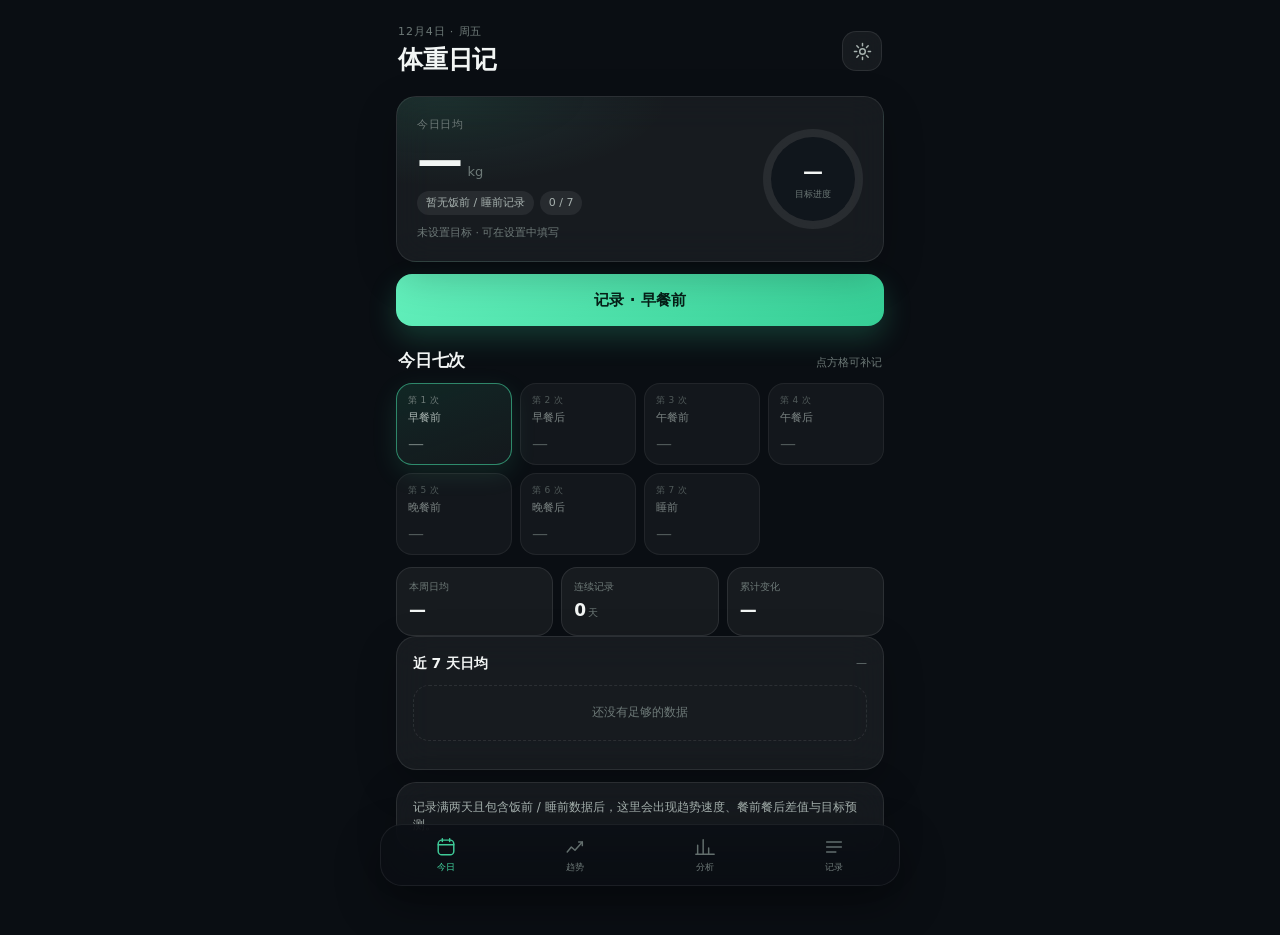
<file: index.html>
<!doctype html>
<html lang="zh-CN">
<head>
  <meta charset="utf-8">
  <meta name="viewport" content="width=device-width, initial-scale=1">
  <meta http-equiv="refresh" content="0; url=./iosweight/">
  <title>体重日记</title>
  <style>
    html, body { height: 100%; margin: 0; background: #0A0E13; }
    body { display: flex; align-items: center; justify-content: center; font-family: -apple-system, "PingFang SC", sans-serif; }
    a { color: #46E0A8; text-decoration: none; font-size: 14px; }
  </style>
</head>
<body>
  <a href="./iosweight/">正在打开体重日记…</a>
</body>
</html>
</file>
<file: iosweight/styles.css>
:root {
  --bg: #0A0E13;
  --card: rgba(255, 255, 255, 0.055);
  --card-strong: rgba(255, 255, 255, 0.085);
  --stroke: rgba(255, 255, 255, 0.09);
  --text: #F2F5F4;
  --secondary: #A7B2AF;
  --tertiary: #6E7A78;
  --mint: #46E0A8;
  --mint-dim: rgba(70, 224, 168, 0.14);
  --coral: #FF7A7A;
  --amber: #FFD27A;
  --violet: #C6A8FF;
  --blue: #7BC8FF;
  --orange: #FFA26B;
  --pink: #FF8FA3;
  --ink: #062018;
  --radius: 20px;
  --nav-h: 62px;
  --safe-bottom: env(safe-area-inset-bottom, 0px);
  --safe-top: env(safe-area-inset-top, 0px);
}

* {
  box-sizing: border-box;
  -webkit-tap-highlight-color: transparent;
}

html, body {
  margin: 0;
  padding: 0;
  background: var(--bg);
  color: var(--text);
}

body {
  font-family: -apple-system, BlinkMacSystemFont, "SF Pro Text", "PingFang SC",
    "Noto Sans SC", "Microsoft YaHei", system-ui, sans-serif;
  font-size: 15px;
  line-height: 1.45;
  -webkit-font-smoothing: antialiased;
  overflow-x: hidden;
  min-height: 100dvh;
}

.ambient {
  position: fixed;
  inset: 0;
  pointer-events: none;
  z-index: -1;
  background:
    radial-gradient(60% 34% at 12% -6%, rgba(70, 224, 168, 0.13), transparent 70%),
    radial-gradient(52% 30% at 96% 8%, rgba(198, 168, 255, 0.10), transparent 72%),
    radial-gradient(70% 40% at 50% 108%, rgba(70, 224, 168, 0.055), transparent 70%);
}

.app {
  max-width: 520px;
  margin: 0 auto;
  padding: calc(18px + var(--safe-top)) 16px calc(var(--nav-h) + var(--safe-bottom) + 22px);
}

.app-header {
  display: flex;
  align-items: center;
  justify-content: space-between;
  padding: 6px 2px 18px;
}

.eyebrow {
  font-size: 11px;
  color: var(--tertiary);
  letter-spacing: 0.08em;
}

h1, h2, h3 {
  margin: 0;
  font-weight: 600;
  letter-spacing: -0.01em;
}

h1 {
  margin-top: 2px;
  font-size: 25px;
}

h2 {
  font-size: 17px;
}

h3 {
  font-size: 14px;
}

.icon-btn {
  width: 40px;
  height: 40px;
  border: 1px solid var(--stroke);
  border-radius: 14px;
  background: var(--card);
  color: var(--secondary);
  display: inline-flex;
  align-items: center;
  justify-content: center;
  cursor: pointer;
  backdrop-filter: blur(12px);
  -webkit-backdrop-filter: blur(12px);
}

.icon-btn:active {
  background: var(--card-strong);
}

.page {
  display: none;
}

.page.active {
  display: block;
  animation: pageIn 0.28s ease;
}

@keyframes pageIn {
  from { opacity: 0; transform: translateY(6px); }
  to { opacity: 1; transform: translateY(0); }
}

.card {
  background: var(--card);
  border: 1px solid var(--stroke);
  border-radius: var(--radius);
  padding: 16px;
  backdrop-filter: blur(18px);
  -webkit-backdrop-filter: blur(18px);
  box-shadow: 0 14px 40px rgba(0, 0, 0, 0.22);
}

.card + .card {
  margin-top: 12px;
}

.card-head {
  display: flex;
  align-items: center;
  justify-content: space-between;
  margin-bottom: 12px;
  gap: 10px;
}

.card-head span {
  font-size: 11px;
  color: var(--tertiary);
}

.page-head {
  display: flex;
  align-items: baseline;
  justify-content: space-between;
  margin: 4px 2px 14px;
}

.page-head h2 {
  font-size: 21px;
}

.page-head span {
  font-size: 11px;
  color: var(--tertiary);
}

.label {
  font-size: 11px;
  color: var(--tertiary);
  letter-spacing: 0.06em;
}

/* ---------- 今日 ---------- */

.hero {
  display: flex;
  align-items: center;
  justify-content: space-between;
  gap: 12px;
  padding: 20px;
  background:
    radial-gradient(80% 90% at 8% 0%, rgba(70, 224, 168, 0.10), transparent 60%),
    var(--card);
}

.hero-main {
  min-width: 0;
}

.hero-value {
  display: flex;
  align-items: baseline;
  gap: 6px;
  margin: 4px 0 8px;
}

.hero-value span:first-child {
  font-size: 46px;
  font-weight: 650;
  letter-spacing: -0.035em;
  line-height: 1;
  font-variant-numeric: tabular-nums;
}

.unit {
  font-size: 13px;
  color: var(--tertiary);
}

.hero-meta {
  display: flex;
  flex-wrap: wrap;
  gap: 6px;
}

.pill {
  display: inline-flex;
  align-items: center;
  height: 24px;
  padding: 0 9px;
  border-radius: 999px;
  background: rgba(255, 255, 255, 0.07);
  font-size: 11px;
  color: var(--secondary);
  font-variant-numeric: tabular-nums;
}

.pill.down {
  background: var(--mint-dim);
  color: var(--mint);
}

.pill.up {
  background: rgba(255, 122, 122, 0.13);
  color: var(--coral);
}

.hero-target {
  margin-top: 10px;
  font-size: 11px;
  color: var(--tertiary);
}

.ring {
  flex: 0 0 100px;
  width: 100px;
  height: 100px;
  border-radius: 50%;
  background: conic-gradient(var(--mint) calc(var(--p, 0) * 1%), rgba(255, 255, 255, 0.075) 0);
  padding: 8px;
  transition: background 0.4s ease;
}

.ring-inner {
  width: 100%;
  height: 100%;
  border-radius: 50%;
  background: #10161C;
  display: flex;
  flex-direction: column;
  align-items: center;
  justify-content: center;
  gap: 2px;
}

.ring-inner b {
  font-size: 20px;
  font-variant-numeric: tabular-nums;
}

.ring-inner small {
  font-size: 9px;
  color: var(--tertiary);
}

.primary {
  border: 0;
  border-radius: 16px;
  background: linear-gradient(135deg, #63F0BC, #35CE95);
  color: var(--ink);
  font-family: inherit;
  font-size: 15px;
  font-weight: 650;
  height: 52px;
  cursor: pointer;
  box-shadow: 0 12px 28px rgba(54, 210, 154, 0.22);
}

.primary:active {
  transform: translateY(1px) scale(0.995);
  filter: brightness(0.97);
}

.primary:disabled {
  opacity: 0.55;
  box-shadow: none;
}

.record-btn {
  width: 100%;
  margin-top: 12px;
}

.section-head {
  display: flex;
  align-items: baseline;
  justify-content: space-between;
  margin: 22px 2px 10px;
}

.section-head span {
  font-size: 11px;
  color: var(--tertiary);
}

.slot-grid {
  display: grid;
  grid-template-columns: repeat(4, minmax(0, 1fr));
  gap: 8px;
}

.slot-tile {
  border: 1px solid var(--stroke);
  border-radius: 16px;
  background: var(--card);
  padding: 10px 11px 11px;
  text-align: left;
  color: var(--text);
  font-family: inherit;
  cursor: pointer;
  min-height: 82px;
  display: flex;
  flex-direction: column;
  gap: 3px;
  transition: border-color 0.2s ease, background 0.2s ease;
}

.slot-tile .tile-index {
  font-size: 9px;
  color: var(--tertiary);
  letter-spacing: 0.04em;
}

.slot-tile .tile-name {
  font-size: 11px;
  color: var(--secondary);
}

.slot-tile .tile-value {
  margin-top: auto;
  font-size: 19px;
  font-weight: 630;
  font-variant-numeric: tabular-nums;
}

.slot-tile .tile-value.empty {
  color: var(--tertiary);
  font-size: 16px;
  font-weight: 500;
}

.slot-tile.is-empty {
  opacity: 0.7;
}

.slot-tile.is-next {
  border-color: rgba(70, 224, 168, 0.55);
  background: linear-gradient(160deg, rgba(70, 224, 168, 0.12), rgba(255, 255, 255, 0.045));
  opacity: 1;
  box-shadow: 0 8px 26px rgba(70, 224, 168, 0.12);
}

.slot-tile:active {
  background: var(--card-strong);
}

.stat-row {
  display: grid;
  grid-template-columns: repeat(3, minmax(0, 1fr));
  gap: 8px;
  margin-top: 12px;
}

.stat {
  border: 1px solid var(--stroke);
  border-radius: 16px;
  background: var(--card);
  padding: 12px;
}

.stat .stat-label {
  font-size: 10px;
  color: var(--tertiary);
}

.stat .stat-value {
  margin-top: 4px;
  font-size: 17px;
  font-weight: 620;
  font-variant-numeric: tabular-nums;
  white-space: nowrap;
}

.stat .stat-value.down { color: var(--mint); }
.stat .stat-value.up { color: var(--coral); }

.stat .stat-value small {
  font-size: 10px;
  color: var(--tertiary);
  font-weight: 400;
  margin-left: 2px;
}

.spark {
  height: 64px;
}

.spark-labels {
  display: flex;
  justify-content: space-between;
  margin-top: 4px;
  font-size: 9px;
  color: var(--tertiary);
}

.insight-card {
  margin-top: 12px;
}

.insight-card p {
  margin: 0;
  font-size: 12px;
  color: var(--secondary);
}

.insight-card p + p {
  margin-top: 6px;
}

.insight-card b {
  color: var(--mint);
  font-weight: 600;
}

/* ---------- 趋势 ---------- */

.chips {
  display: flex;
  gap: 6px;
  overflow-x: auto;
  padding-bottom: 2px;
  scrollbar-width: none;
}

.chips::-webkit-scrollbar {
  display: none;
}

.chip {
  flex: 0 0 auto;
  border: 1px solid var(--stroke);
  border-radius: 999px;
  background: rgba(255, 255, 255, 0.04);
  color: var(--secondary);
  font-family: inherit;
  font-size: 11px;
  padding: 7px 12px;
  cursor: pointer;
  white-space: nowrap;
}

.chip.active {
  background: var(--mint-dim);
  border-color: rgba(70, 224, 168, 0.4);
  color: var(--mint);
  font-weight: 600;
}

.chip:disabled {
  opacity: 0.4;
}

.segmented {
  display: flex;
  padding: 3px;
  border-radius: 12px;
  background: rgba(255, 255, 255, 0.045);
  border: 1px solid var(--stroke);
  margin-top: 10px;
}

.segmented button {
  flex: 1;
  height: 34px;
  border: 0;
  border-radius: 9px;
  background: transparent;
  color: var(--tertiary);
  font-family: inherit;
  font-size: 12px;
  cursor: pointer;
}

.segmented button.active {
  background: rgba(70, 224, 168, 0.16);
  color: var(--mint);
  font-weight: 600;
}

.legend {
  display: flex;
  flex-wrap: wrap;
  gap: 6px;
  margin: 10px 0 0;
  min-height: 0;
}

.legend button {
  display: inline-flex;
  align-items: center;
  gap: 6px;
  border: 1px solid transparent;
  border-radius: 999px;
  background: rgba(255, 255, 255, 0.04);
  color: var(--secondary);
  font-family: inherit;
  font-size: 10px;
  padding: 5px 9px;
  cursor: pointer;
}

.legend button i {
  width: 7px;
  height: 7px;
  border-radius: 50%;
  display: inline-block;
}

.legend button.off {
  opacity: 0.36;
  text-decoration: line-through;
}

.chart-card {
  margin-top: 12px;
}

.chart-wrap {
  position: relative;
  width: 100%;
  height: 240px;
}

.chart-wrap.short {
  height: 180px;
}

.chart-wrap canvas {
  width: 100%;
  height: 100%;
  display: block;
  touch-action: pan-y;
}

.weekly {
  height: 100%;
}

.chart-hint {
  margin-top: 8px;
  font-size: 9px;
  color: var(--tertiary);
  text-align: center;
}

.chart-empty {
  position: absolute;
  inset: 0;
  display: flex;
  align-items: center;
  justify-content: center;
  font-size: 12px;
  color: var(--tertiary);
  background: rgba(10, 14, 19, 0.35);
  border-radius: 12px;
}

.chart-tooltip {
  position: absolute;
  z-index: 3;
  min-width: 118px;
  padding: 9px 11px;
  border-radius: 12px;
  background: rgba(8, 12, 16, 0.92);
  border: 1px solid rgba(255, 255, 255, 0.12);
  box-shadow: 0 14px 34px rgba(0, 0, 0, 0.45);
  backdrop-filter: blur(10px);
  -webkit-backdrop-filter: blur(10px);
  pointer-events: none;
  transform: translateX(-50%);
}

.chart-tooltip .tt-date {
  font-size: 10px;
  color: var(--tertiary);
  margin-bottom: 6px;
  white-space: nowrap;
}

.chart-tooltip .tt-row {
  display: flex;
  align-items: center;
  gap: 6px;
  font-size: 11px;
  margin: 3px 0;
  white-space: nowrap;
}

.chart-tooltip .tt-row i {
  width: 6px;
  height: 6px;
  border-radius: 50%;
  flex: 0 0 6px;
}

.chart-tooltip .tt-row span {
  color: var(--secondary);
  flex: 1;
}

.chart-tooltip .tt-row b {
  font-variant-numeric: tabular-nums;
  font-weight: 600;
}

.chart-tooltip .tt-avg {
  margin-top: 6px;
  padding-top: 6px;
  border-top: 1px solid rgba(255, 255, 255, 0.09);
  font-size: 10px;
  color: var(--mint);
  white-space: nowrap;
}

.hidden {
  display: none !important;
}

/* ---------- 分析 ---------- */

.metric-grid {
  display: grid;
  grid-template-columns: repeat(2, minmax(0, 1fr));
  gap: 8px;
}

.metric {
  border: 1px solid var(--stroke);
  border-radius: 16px;
  background: var(--card);
  padding: 13px;
  backdrop-filter: blur(16px);
  -webkit-backdrop-filter: blur(16px);
}

.metric .m-label {
  font-size: 10px;
  color: var(--tertiary);
  display: flex;
  align-items: center;
  gap: 4px;
}

.metric .m-value {
  margin-top: 6px;
  font-size: 20px;
  font-weight: 640;
  letter-spacing: -0.02em;
  font-variant-numeric: tabular-nums;
}

.metric .m-value small {
  font-size: 10px;
  color: var(--tertiary);
  font-weight: 400;
  margin-left: 2px;
}

.metric .m-note {
  margin-top: 3px;
  font-size: 10px;
  color: var(--secondary);
  overflow: hidden;
  text-overflow: ellipsis;
  white-space: nowrap;
}

.metric.down .m-value { color: var(--mint); }
.metric.up .m-value { color: var(--coral); }

.slot-avg {
  display: flex;
  flex-direction: column;
  gap: 11px;
}

.slot-avg-row {
  display: grid;
  grid-template-columns: 46px 1fr 54px;
  align-items: center;
  gap: 8px;
  font-size: 11px;
}

.slot-avg-row .name {
  color: var(--secondary);
}

.slot-avg-row .bar {
  height: 8px;
  border-radius: 999px;
  background: rgba(255, 255, 255, 0.06);
  overflow: hidden;
}

.slot-avg-row .bar i {
  display: block;
  height: 100%;
  border-radius: 999px;
  transition: width 0.4s ease;
}

.slot-avg-row .val {
  text-align: right;
  font-variant-numeric: tabular-nums;
  color: var(--text);
}

.slot-avg-row .val.muted {
  color: var(--tertiary);
}

/* ---------- 热力图 ---------- */

.month-nav {
  display: flex;
  align-items: center;
  gap: 6px;
}

.month-nav button {
  width: 28px;
  height: 28px;
  border: 1px solid var(--stroke);
  border-radius: 9px;
  background: rgba(255, 255, 255, 0.04);
  color: var(--secondary);
  font-size: 16px;
  line-height: 1;
  cursor: pointer;
  font-family: inherit;
}

.month-nav span {
  font-size: 11px;
  color: var(--secondary);
  min-width: 72px;
  text-align: center;
  font-variant-numeric: tabular-nums;
}

.month-nav.wide {
  justify-content: center;
  margin-bottom: 12px;
}

.month-nav.wide span {
  font-size: 13px;
  min-width: 106px;
}

.heatmap {
  display: grid;
  grid-template-columns: repeat(7, minmax(0, 1fr));
  gap: 5px;
}

.heat-day {
  position: relative;
  aspect-ratio: 1;
  border-radius: 7px;
  display: flex;
  align-items: center;
  justify-content: center;
  font-size: 9px;
  color: rgba(255, 255, 255, 0.5);
  font-variant-numeric: tabular-nums;
}

.heat-day.has-data {
  color: #071711;
  font-weight: 600;
}

.heat-day.today {
  outline: 1px solid rgba(70, 224, 168, 0.65);
  outline-offset: 1px;
}

.heat-day.empty {
  background: rgba(255, 255, 255, 0.022);
  color: rgba(255, 255, 255, 0.16);
}

.heat-weekdays {
  display: grid;
  grid-template-columns: repeat(7, minmax(0, 1fr));
  gap: 5px;
  margin-bottom: 6px;
  font-size: 9px;
  color: var(--tertiary);
  text-align: center;
}

.heat-legend {
  display: flex;
  align-items: center;
  gap: 8px;
  margin-top: 12px;
  font-size: 9px;
  color: var(--tertiary);
}

.heat-scale {
  flex: 0 0 84px;
  height: 6px;
  border-radius: 999px;
  background: linear-gradient(90deg, #46E0A8, #FFD27A, #FF7A7A);
}

.heat-legend em {
  margin-left: auto;
  font-style: normal;
  color: var(--tertiary);
}

/* ---------- 建议 ---------- */

.insights {
  display: flex;
  flex-direction: column;
  gap: 10px;
}

.insight {
  display: flex;
  gap: 10px;
  font-size: 12px;
  color: var(--secondary);
  line-height: 1.55;
}

.insight i {
  flex: 0 0 6px;
  width: 6px;
  height: 6px;
  border-radius: 50%;
  background: var(--mint);
  margin-top: 7px;
}

.insight strong {
  color: var(--text);
  font-weight: 600;
}

/* ---------- 记录页 ---------- */

.history-list {
  display: flex;
  flex-direction: column;
  gap: 8px;
}

.day-card {
  border: 1px solid var(--stroke);
  border-radius: 16px;
  background: var(--card);
  overflow: hidden;
}

.day-row {
  display: flex;
  align-items: center;
  gap: 10px;
  padding: 13px 14px;
  cursor: pointer;
}

.day-date {
  flex: 0 0 52px;
}

.day-date b {
  display: block;
  font-size: 17px;
  font-weight: 620;
  font-variant-numeric: tabular-nums;
}

.day-date span {
  font-size: 9px;
  color: var(--tertiary);
}

.day-main {
  flex: 1;
  min-width: 0;
}

.day-line {
  display: flex;
  align-items: baseline;
  gap: 8px;
}

.day-avg {
  font-size: 16px;
  font-weight: 620;
  font-variant-numeric: tabular-nums;
}

.day-avg small {
  font-size: 9px;
  color: var(--tertiary);
  font-weight: 400;
  margin-left: 1px;
}

.day-delta {
  font-size: 10px;
  color: var(--tertiary);
  font-variant-numeric: tabular-nums;
}

.day-delta.down { color: var(--mint); }
.day-delta.up { color: var(--coral); }

.day-dots {
  display: flex;
  gap: 4px;
  margin-top: 5px;
}

.dot {
  width: 9px;
  height: 9px;
  border-radius: 50%;
  border: 1px solid rgba(255, 255, 255, 0.18);
}

.dot.on {
  border-color: transparent;
}

.dot.off {
  background: transparent;
}

.day-count {
  font-size: 9px;
  color: var(--tertiary);
  flex: 0 0 auto;
}

.chev {
  color: var(--tertiary);
  font-size: 12px;
  transition: transform 0.2s ease;
}

.day-card.open .chev {
  transform: rotate(90deg);
}

.day-detail {
  display: none;
  padding: 0 14px 14px;
  border-top: 1px solid rgba(255, 255, 255, 0.055);
}

.day-card.open .day-detail {
  display: block;
  animation: pageIn 0.2s ease;
}

.detail-grid {
  display: grid;
  grid-template-columns: repeat(3, minmax(0, 1fr));
  gap: 6px;
  padding-top: 12px;
}

.detail-slot {
  border: 1px solid var(--stroke);
  border-radius: 11px;
  background: rgba(255, 255, 255, 0.035);
  padding: 8px 9px;
  color: var(--text);
  font-family: inherit;
  text-align: left;
  cursor: pointer;
}

.detail-slot span {
  display: block;
  font-size: 9px;
  color: var(--tertiary);
}

.detail-slot b {
  display: block;
  margin-top: 3px;
  font-size: 14px;
  font-weight: 600;
  font-variant-numeric: tabular-nums;
}

.detail-slot b.muted {
  color: var(--tertiary);
  font-weight: 400;
}

.empty-state {
  border: 1px dashed var(--stroke);
  border-radius: 16px;
  padding: 26px 18px;
  text-align: center;
  color: var(--tertiary);
  font-size: 12px;
}

/* ---------- 设置 ---------- */

.field {
  display: flex;
  align-items: center;
  justify-content: space-between;
  gap: 12px;
  padding: 10px 0;
  border-bottom: 1px solid rgba(255, 255, 255, 0.055);
}

.field:last-of-type {
  border-bottom: 0;
}

.field span {
  font-size: 12px;
  color: var(--secondary);
}

.field input {
  width: 108px;
  height: 36px;
  border: 1px solid var(--stroke);
  border-radius: 10px;
  background: rgba(255, 255, 255, 0.04);
  color: var(--text);
  font-family: inherit;
  font-size: 14px;
  font-variant-numeric: tabular-nums;
  text-align: right;
  padding: 0 10px;
  outline: none;
}

.field input:focus {
  border-color: rgba(70, 224, 168, 0.5);
}

.field-hint {
  margin-top: 10px;
  font-size: 10px;
  color: var(--tertiary);
  line-height: 1.6;
}

.ghost {
  border: 1px solid var(--stroke);
  border-radius: 12px;
  background: rgba(255, 255, 255, 0.045);
  color: var(--secondary);
  font-family: inherit;
  font-size: 12px;
  height: 44px;
  padding: 0 14px;
  cursor: pointer;
}

.ghost:active {
  background: var(--card-strong);
}

.ghost.wide {
  width: 100%;
  margin-top: 8px;
}

.ghost.danger {
  color: var(--coral);
  border-color: rgba(255, 122, 122, 0.22);
  background: rgba(255, 122, 122, 0.07);
}

.about h3 {
  margin-bottom: 8px;
}

.about p {
  margin: 0 0 8px;
  font-size: 11px;
  color: var(--tertiary);
  line-height: 1.7;
}

.about p:last-child {
  margin-bottom: 0;
}

/* ---------- 底部导航 ---------- */

.tabbar {
  position: fixed;
  left: 50%;
  transform: translateX(-50%);
  bottom: 0;
  width: 100%;
  max-width: 520px;
  z-index: 20;
  display: grid;
  grid-template-columns: repeat(4, 1fr);
  height: calc(var(--nav-h) + var(--safe-bottom));
  padding-bottom: var(--safe-bottom);
  background: rgba(11, 15, 20, 0.86);
  border-top: 1px solid rgba(255, 255, 255, 0.06);
  backdrop-filter: blur(20px);
  -webkit-backdrop-filter: blur(20px);
}

@media (min-width: 700px) {
  .tabbar {
    bottom: 14px;
    border: 1px solid rgba(255, 255, 255, 0.07);
    border-radius: 22px;
    overflow: hidden;
    box-shadow: 0 18px 44px rgba(0, 0, 0, 0.35);
  }
}

.tab {
  border: 0;
  background: transparent;
  color: var(--tertiary);
  display: flex;
  flex-direction: column;
  align-items: center;
  justify-content: center;
  gap: 3px;
  font-family: inherit;
  font-size: 9px;
  cursor: pointer;
}

.tab.active {
  color: var(--mint);
}

.tab svg {
  opacity: 0.9;
}

/* ---------- 录入弹窗 ---------- */

.overlay {
  position: fixed;
  inset: 0;
  z-index: 40;
  background: rgba(4, 7, 10, 0.62);
  backdrop-filter: blur(4px);
  -webkit-backdrop-filter: blur(4px);
  display: flex;
  align-items: flex-end;
  justify-content: center;
  animation: fadeIn 0.2s ease;
}

@keyframes fadeIn {
  from { opacity: 0; }
  to { opacity: 1; }
}

.sheet {
  width: 100%;
  max-width: 520px;
  max-height: 92dvh;
  overflow-y: auto;
  background: #11171D;
  border: 1px solid rgba(255, 255, 255, 0.09);
  border-bottom: 0;
  border-radius: 26px 26px 0 0;
  padding: 10px 20px calc(16px + var(--safe-bottom));
  box-shadow: 0 -20px 60px rgba(0, 0, 0, 0.5);
  animation: sheetIn 0.3s cubic-bezier(0.2, 0.9, 0.2, 1);
}

@keyframes sheetIn {
  from { transform: translateY(24%); opacity: 0.6; }
  to { transform: translateY(0); opacity: 1; }
}

.sheet-handle {
  width: 38px;
  height: 4px;
  border-radius: 999px;
  background: rgba(255, 255, 255, 0.16);
  margin: 0 auto 12px;
}

.sheet-head {
  display: flex;
  align-items: flex-start;
  justify-content: space-between;
  gap: 10px;
}

.sheet-title {
  font-size: 17px;
  font-weight: 640;
}

.sheet-sub {
  margin-top: 3px;
  font-size: 10px;
  color: var(--tertiary);
}

.slot-label {
  margin-top: 15px;
  font-size: 10px;
  color: var(--tertiary);
  letter-spacing: 0.05em;
}

.slot-picker {
  display: grid;
  grid-template-columns: repeat(4, minmax(0, 1fr));
  gap: 6px;
  margin-top: 8px;
}

.slot-picker button {
  height: 33px;
  border: 1px solid var(--stroke);
  border-radius: 10px;
  background: rgba(255, 255, 255, 0.04);
  color: var(--secondary);
  font-family: inherit;
  font-size: 11px;
  cursor: pointer;
}

.slot-picker button.active {
  background: var(--mint-dim);
  border-color: rgba(70, 224, 168, 0.45);
  color: var(--mint);
  font-weight: 650;
}

.prev-hint {
  margin-top: 10px;
  font-size: 10px;
  color: var(--tertiary);
}

.quick-row {
  display: flex;
  gap: 6px;
  margin-top: 10px;
}

.weight-row {
  display: flex;
  align-items: center;
  gap: 10px;
  margin-top: 14px;
}

.step {
  flex: 0 0 52px;
  height: 52px;
  border: 1px solid var(--stroke);
  border-radius: 14px;
  background: rgba(255, 255, 255, 0.045);
  color: var(--text);
  font-size: 24px;
  font-family: inherit;
  cursor: pointer;
}

.step:active {
  background: var(--card-strong);
}

#weightInput {
  flex: 1;
  min-width: 0;
  height: 76px;
  border: 1px solid rgba(255, 255, 255, 0.12);
  border-radius: 16px;
  background: rgba(255, 255, 255, 0.045);
  color: var(--text);
  font-family: inherit;
  font-size: 40px;
  font-weight: 650;
  letter-spacing: -0.02em;
  text-align: center;
  outline: none;
  font-variant-numeric: tabular-nums;
  padding: 0 8px;
}

#weightInput:focus {
  border-color: rgba(70, 224, 168, 0.55);
  box-shadow: 0 0 0 3px rgba(70, 224, 168, 0.10);
}

#weightInput::placeholder {
  color: rgba(255, 255, 255, 0.18);
}

.unit-hint {
  margin-top: 9px;
  text-align: center;
  font-size: 9px;
  color: var(--tertiary);
}

.sheet-actions {
  display: flex;
  gap: 8px;
  margin-top: 16px;
}

.sheet-actions .ghost {
  flex: 0 0 84px;
  height: 48px;
}

.sheet-actions .ghost.danger {
  flex-basis: 78px;
  padding: 0 8px;
}

.sheet-actions .primary {
  flex: 1;
  height: 48px;
}

/* ---------- Toast / iOS 提示 ---------- */

.toast {
  position: fixed;
  left: 50%;
  bottom: calc(var(--nav-h) + var(--safe-bottom) + 18px);
  transform: translateX(-50%);
  z-index: 60;
  max-width: calc(100% - 40px);
  padding: 10px 16px;
  border-radius: 999px;
  background: rgba(18, 24, 30, 0.94);
  border: 1px solid rgba(255, 255, 255, 0.10);
  color: var(--text);
  font-size: 12px;
  box-shadow: 0 12px 30px rgba(0, 0, 0, 0.4);
  backdrop-filter: blur(10px);
  -webkit-backdrop-filter: blur(10px);
  white-space: nowrap;
  animation: toastIn 0.25s ease;
}

@keyframes toastIn {
  from { opacity: 0; transform: translate(-50%, 8px); }
  to { opacity: 1; transform: translate(-50%, 0); }
}

.ios-hint {
  position: fixed;
  left: 50%;
  transform: translateX(-50%);
  bottom: calc(var(--nav-h) + var(--safe-bottom) + 12px);
  z-index: 30;
  width: calc(100% - 24px);
  max-width: 496px;
  display: flex;
  align-items: flex-start;
  gap: 10px;
  padding: 12px 14px;
  border-radius: 16px;
  background: rgba(18, 24, 30, 0.92);
  border: 1px solid rgba(70, 224, 168, 0.22);
  box-shadow: 0 16px 40px rgba(0, 0, 0, 0.4);
  backdrop-filter: blur(14px);
  -webkit-backdrop-filter: blur(14px);
  animation: pageIn 0.3s ease;
}

.ios-hint b {
  display: block;
  font-size: 12px;
  margin-bottom: 2px;
}

.ios-hint span {
  display: block;
  font-size: 10px;
  color: var(--secondary);
  line-height: 1.55;
}

.ios-hint button {
  flex: 0 0 auto;
  border: 0;
  background: transparent;
  color: var(--tertiary);
  font-size: 16px;
  line-height: 1;
  cursor: pointer;
  padding: 2px 4px;
}

@media (max-width: 360px) {
  .hero-value span:first-child { font-size: 40px; }
  .ring { flex-basis: 88px; width: 88px; height: 88px; }
  .slot-tile { min-height: 76px; padding: 9px; }
  .slot-tile .tile-value { font-size: 17px; }
}
</file>
